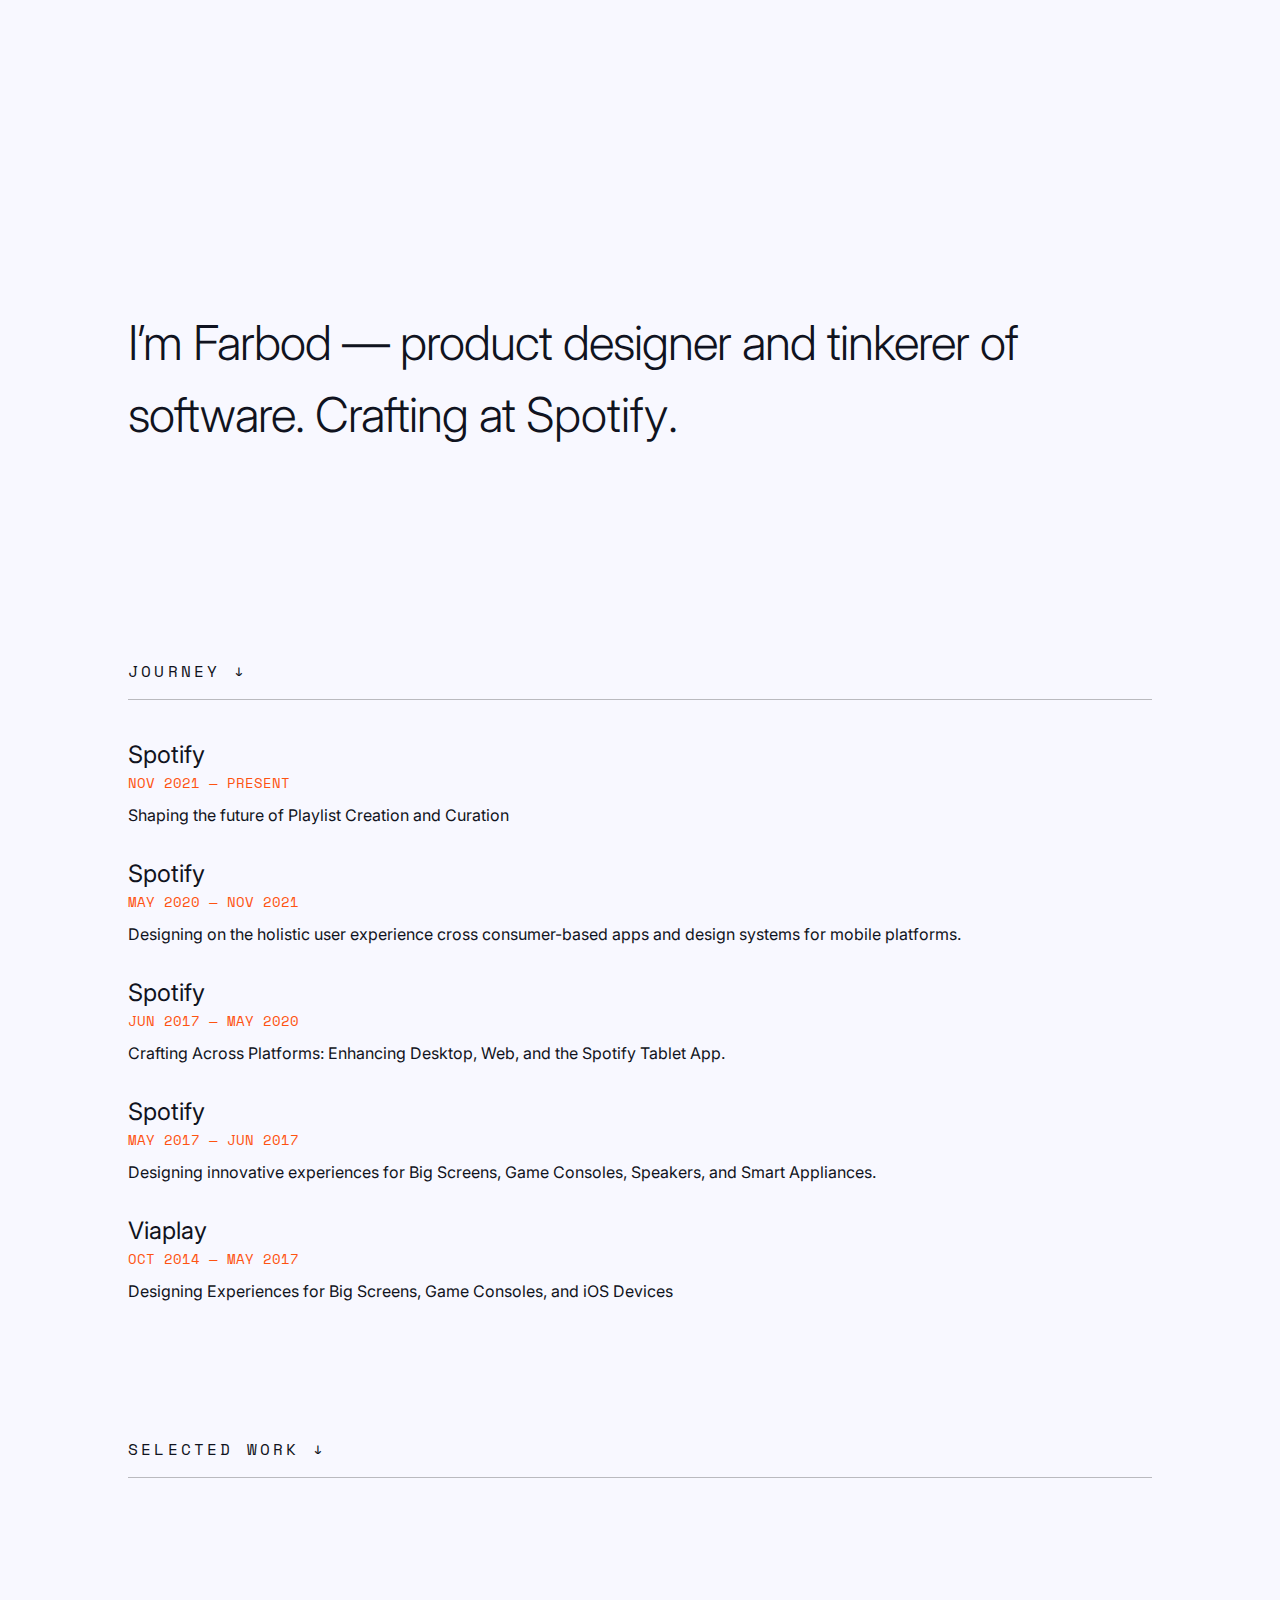
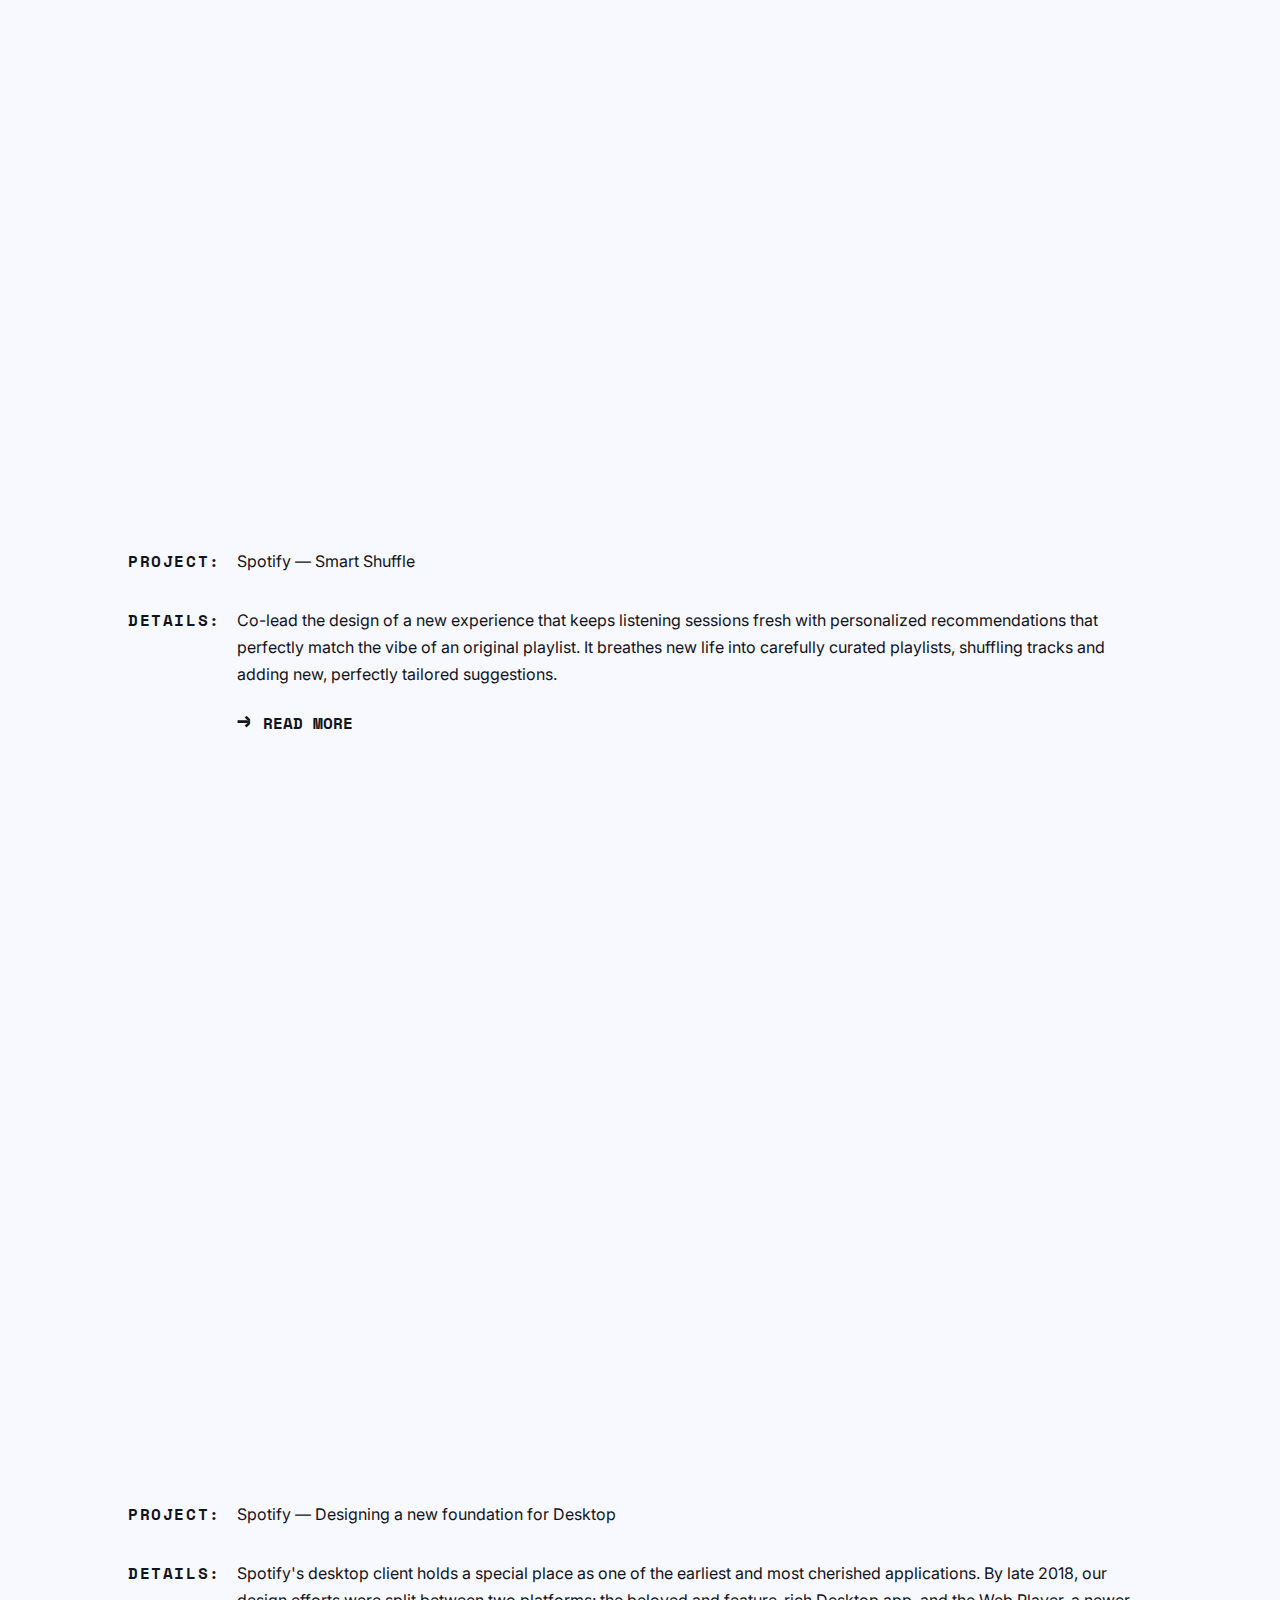
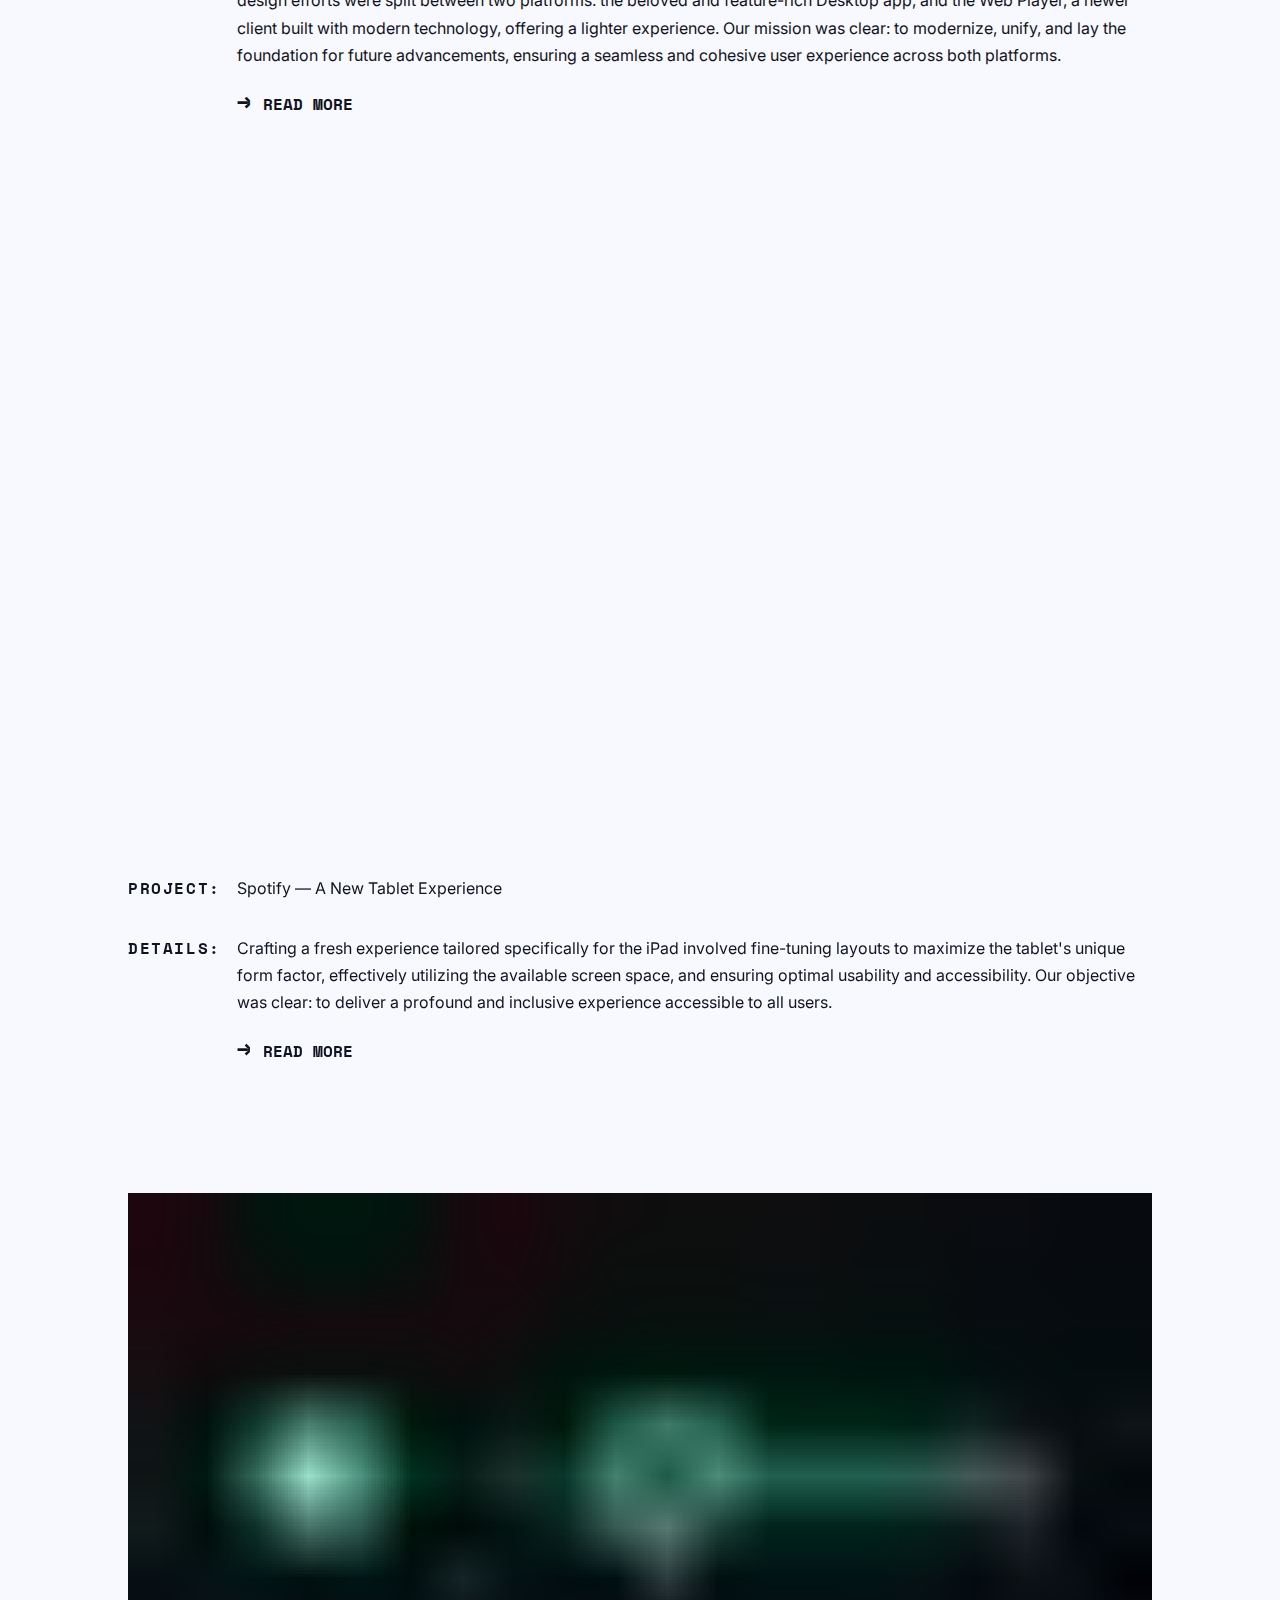
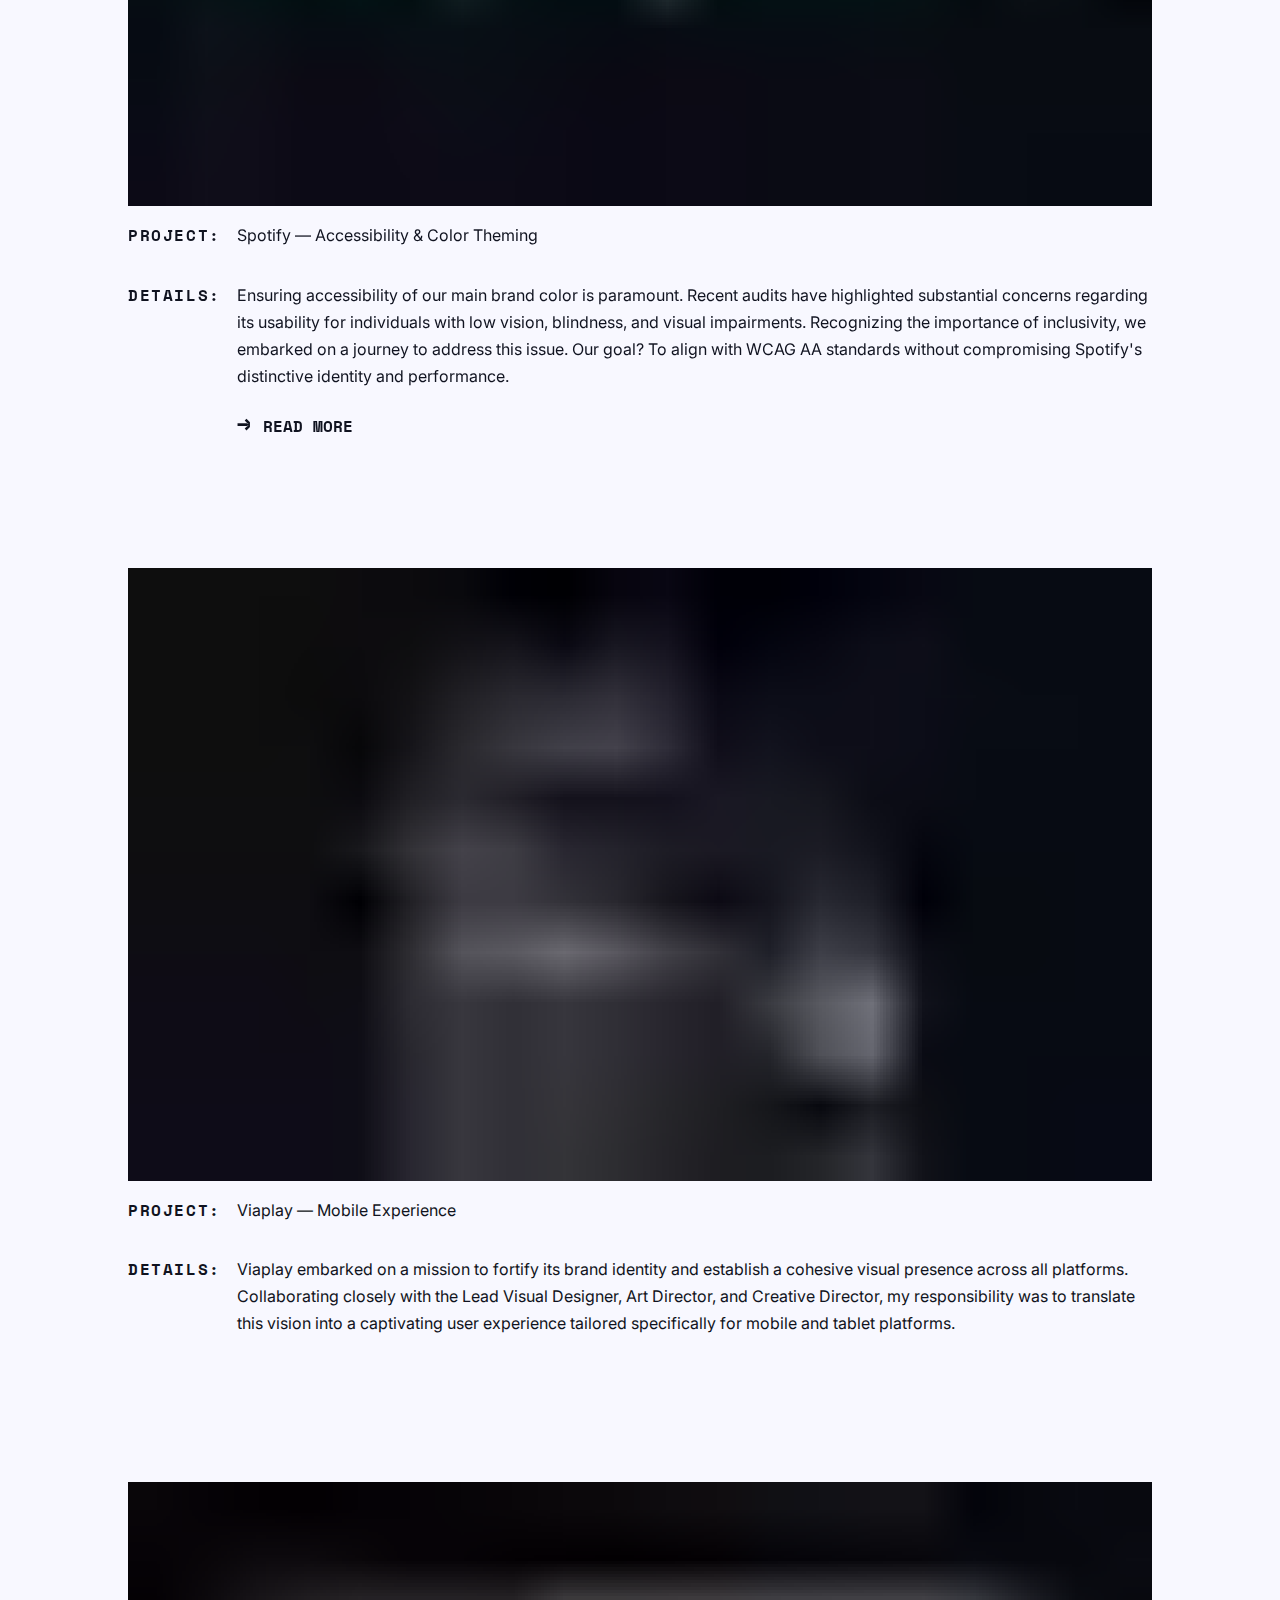
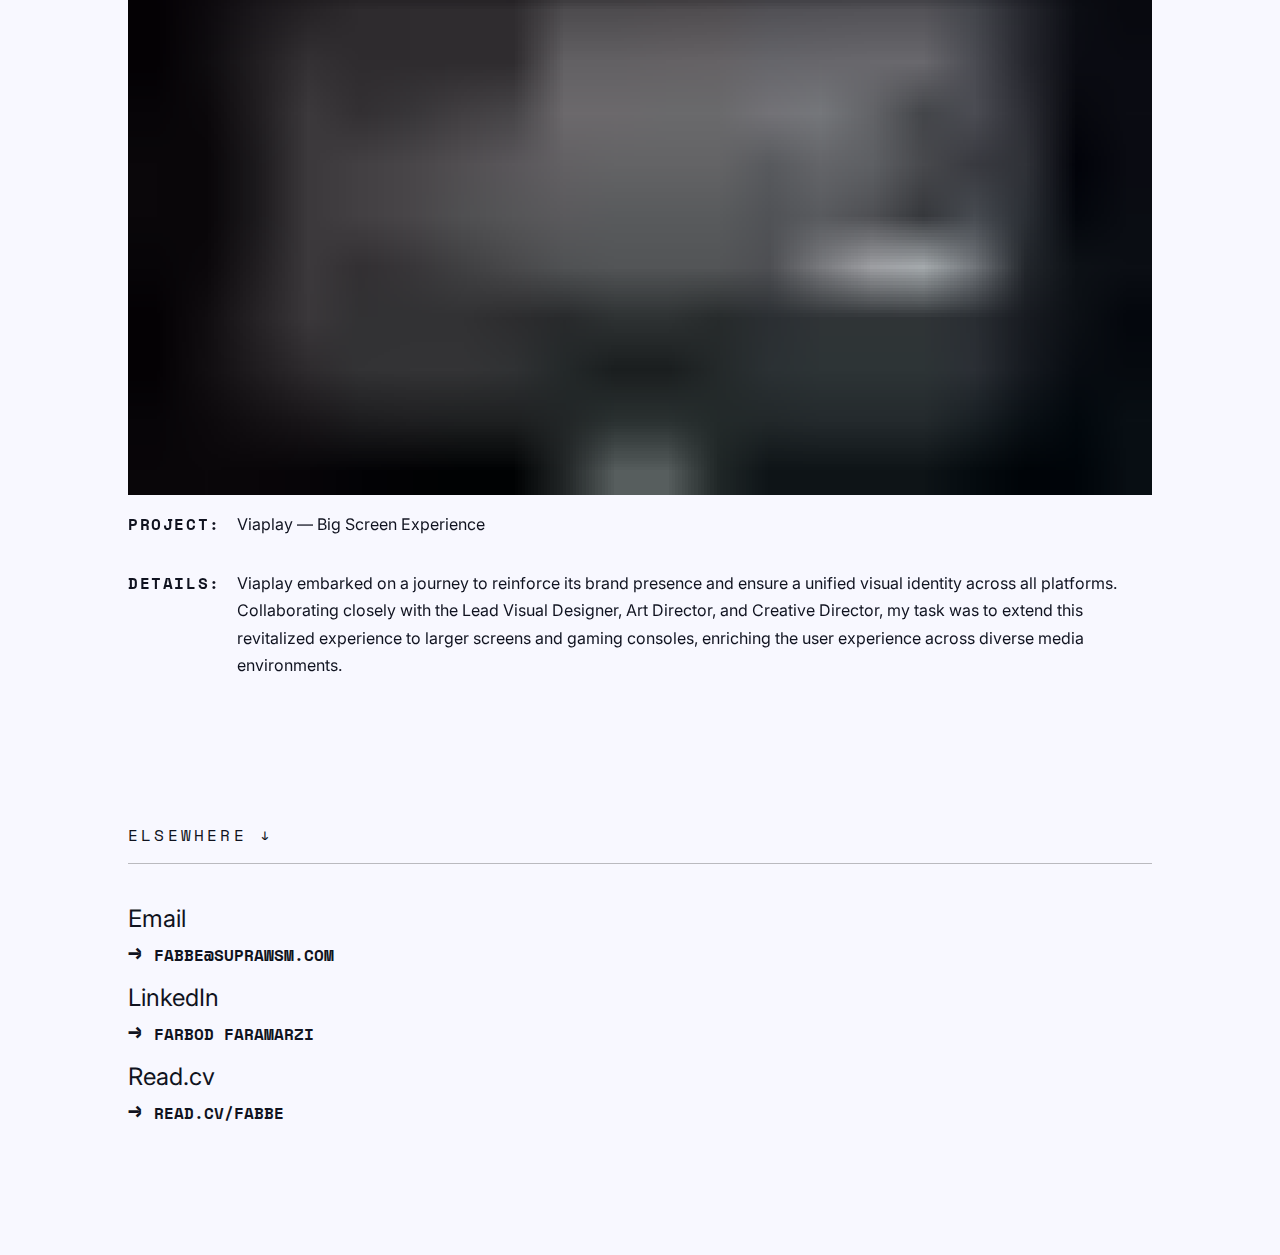
<file: index.html>
<!DOCTYPE html><html><head><meta charSet="utf-8"/><meta http-equiv="x-ua-compatible" content="ie=edge"/><meta name="viewport" content="width=device-width, initial-scale=1, shrink-to-fit=no"/><meta name="generator" content="Gatsby 5.13.3"/><meta data-react-helmet="true" name="title" content="Product Designer • Farbod Faramarzi"/><meta data-react-helmet="true" name="description" content="Product Designer • Farbod Faramarzi"/><meta data-react-helmet="true" property="og:type" content="website"/><meta data-react-helmet="true" property="og:url" content="https://fabbe.lol/"/><meta data-react-helmet="true" property="og:title" content="Product Designer • Farbod Faramarzi"/><meta data-react-helmet="true" property="og:description" content="Product Designer • Farbod Faramarzi"/><meta data-react-helmet="true" property="twitter:card" content="summary_large_image"/><meta data-react-helmet="true" property="twitter:url" content="https://fabbe.lol/"/><meta data-react-helmet="true" property="twitter:title" content="Farbod Faramarzi"/><meta data-react-helmet="true" property="twitter:description" content="Product Designer • Farbod Faramarzi"/><style data-href="/styles.fb17f3ef3a7c04d03847.css" data-identity="gatsby-global-css">@import url(https://fonts.googleapis.com/css2?family=Inter:wght@100..900&display=swap);@import url(https://fonts.googleapis.com/css2?family=Space+Mono:wght@400;700&display=swap);.experienceItem-module--econtainer--f9136{margin-bottom:32px;text-align:left}.experienceItem-module--econtainer--f9136 h1{font-size:24px;font-weight:400}.experienceItem-module--econtainer--f9136 .experienceItem-module--date--5ede9{color:#fe5311;font-family:Space Mono,monospace!important;font-size:14px;line-height:8px;margin-top:0;padding-top:10px;text-transform:uppercase}.experienceItem-module--econtainer--f9136 .experienceItem-module--desc--73756{font-size:16px;line-height:24px;margin-bottom:20px}*{color:#101320;font-family:Inter,sans-serif;letter-spacing:0;margin:0;padding:0;text-decoration:none}body,html{min-height:100%}body{background-color:#f8f8ff}p{line-height:1.5em;margin:16px auto}.layout{grid-gap:30px;align-items:start;display:grid;grid-template-columns:repeat(auto-fit,minmax(320px,1024px));justify-content:center;justify-items:center;padding:8% 0 0;text-align:center}section:first-of-type{padding-bottom:24px;padding-top:16%}section{padding-top:10%}a:hover{color:#1ed760;transition:all .3s ease 0s}@media (min-width:320px) and (max-width:480px){body,html{padding:24px}h1{font-size:32px}}@media (min-width:768px){body,html{padding:24px}}.sectionTitle-module--title--2eed4{margin-bottom:40px}.sectionTitle-module--title--2eed4 h3{font-family:Space Mono,monospace;font-size:16px;font-weight:200;letter-spacing:.2em;padding-bottom:16px;text-align:left;text-transform:uppercase}.sectionTitle-module--title--2eed4 hr{background-color:rgba(0,0,0,.25);border:none;color:#212121;height:1px}.project-module--work--ea568{margin-bottom:128px;width:100%}.project-module--work--ea568 h2{font-weight:400;margin:16px auto;text-align:left}.project-module--work--ea568 p{word-wrap:break-word;line-height:1.7em;margin:16px auto;text-align:left}.project-module--work--ea568 img{height:auto;margin-bottom:24px;width:100%}.project-module--work--ea568 a{font-family:Space Mono,monospace!important;font-style:normal;font-weight:700;text-align:left;text-transform:uppercase}.project-module--work--ea568 a:before{content:"→ ";font-size:22px}.project-module--work--ea568 a:hover{color:#fe5311}.project-module--company--922bf{font-weight:500}@media (min-width:320px) and (max-width:480px){.project-module--work--ea568{margin-bottom:64px}}.caseRowDescription-module--info--c7dd0{align-content:flex-start;align-items:flex-start;display:flex;flex:none;flex-direction:row;flex-wrap:nowrap;gap:16px;height:-webkit-min-content;height:min-content;justify-content:flex-start;overflow:hidden;padding:0;position:relative;width:100%}.caseRowDescription-module--work--c7e0e .caseRowDescription-module--title--2d8b5 p{font-family:Space Mono;font-weight:600;letter-spacing:.1em;text-transform:uppercase}.caseRowDescription-module--work--c7e0e .caseRowDescription-module--description--6bff7{text-align:left}@media (min-width:320px) and (max-width:480px){.caseRowDescription-module--info--c7dd0{display:block}}.home-module--header--caa3a{text-align:center}.home-module--title--617a4{font-size:48px;font-weight:300;letter-spacing:-1px;line-height:72px;text-align:left}.home-module--header--caa3a h3{font-size:10px}.home-module--journey--30015{padding-top:18%}@media (min-width:320px) and (max-width:480px){.home-module--title--617a4{font-size:32px;line-height:56px}}.footer-module--contact--01fe0{text-align:left}.footer-module--contact--01fe0 h1{font-size:24px;font-weight:400}.footer-module--contact--01fe0 a{font-family:Space Mono,monospace!important;font-style:normal;font-weight:700;text-align:left;text-transform:uppercase}.footer-module--contact--01fe0 a:before{content:"→ ";font-family:Space Mono,monospace!important;font-size:22px}.footer-module--contact--01fe0 a:hover{color:#fe5311}.footer-module--contactArea--2480f{margin-bottom:8%}.footer-module--contact--01fe0 p{margin-top:8px}</style><style>.gatsby-image-wrapper{position:relative;overflow:hidden}.gatsby-image-wrapper picture.object-fit-polyfill{position:static!important}.gatsby-image-wrapper img{bottom:0;height:100%;left:0;margin:0;max-width:none;padding:0;position:absolute;right:0;top:0;width:100%;object-fit:cover}.gatsby-image-wrapper [data-main-image]{opacity:0;transform:translateZ(0);transition:opacity .25s linear;will-change:opacity}.gatsby-image-wrapper-constrained{display:inline-block;vertical-align:top}</style><noscript><style>.gatsby-image-wrapper noscript [data-main-image]{opacity:1!important}.gatsby-image-wrapper [data-placeholder-image]{opacity:0!important}</style></noscript><script type="module">const e="undefined"!=typeof HTMLImageElement&&"loading"in HTMLImageElement.prototype;e&&document.body.addEventListener("load",(function(e){const t=e.target;if(void 0===t.dataset.mainImage)return;if(void 0===t.dataset.gatsbyImageSsr)return;let a=null,n=t;for(;null===a&&n;)void 0!==n.parentNode.dataset.gatsbyImageWrapper&&(a=n.parentNode),n=n.parentNode;const o=a.querySelector("[data-placeholder-image]"),r=new Image;r.src=t.currentSrc,r.decode().catch((()=>{})).then((()=>{t.style.opacity=1,o&&(o.style.opacity=0,o.style.transition="opacity 500ms linear")}))}),!0);</script><title data-react-helmet="true">Farbod Faramarzi</title><link rel="preconnect" href="https://www.googletagmanager.com"/><link rel="dns-prefetch" href="https://www.googletagmanager.com"/><script async="" src="https://www.googletagmanager.com/gtag/js?id=G-V08M2Z81B2"></script><script>
      
      
      if(true) {
        window.dataLayer = window.dataLayer || [];
        function gtag(){dataLayer.push(arguments);}
        gtag('js', new Date());

        gtag('config', 'G-V08M2Z81B2', {"send_page_view":false});
      }
      </script></head><body><div id="___gatsby"><div style="outline:none" tabindex="-1" id="gatsby-focus-wrapper"><div class="layout"><div class="content"><section><div class="home-module--header--caa3a"><h1 class="home-module--title--617a4">I’m Farbod — product designer and tinkerer of software. Crafting at <a target="_blank" rel="noopener noreferrer" href="http://spotify.design">Spotify</a>.</h1></div></section><section class="home-module--journey--30015"><div class="sectionTitle-module--title--2eed4"><h3>Journey ↓</h3><hr/></div><div><div class="experienceItem-module--econtainer--f9136"><h1>Spotify</h1><p class="experienceItem-module--date--5ede9">Nov 2021 — present</p><p class="experienceItem-module--desc--73756">Shaping the future of Playlist Creation and Curation</p></div></div><div><div class="experienceItem-module--econtainer--f9136"><h1>Spotify</h1><p class="experienceItem-module--date--5ede9">May 2020 — Nov 2021</p><p class="experienceItem-module--desc--73756">Designing on the holistic user experience cross consumer-based apps and design systems for mobile platforms.</p></div></div><div><div class="experienceItem-module--econtainer--f9136"><h1>Spotify</h1><p class="experienceItem-module--date--5ede9">Jun 2017 — May 2020</p><p class="experienceItem-module--desc--73756">Crafting Across Platforms: Enhancing Desktop, Web, and the Spotify Tablet App.</p></div></div><div><div class="experienceItem-module--econtainer--f9136"><h1>Spotify</h1><p class="experienceItem-module--date--5ede9">May 2017 — Jun 2017</p><p class="experienceItem-module--desc--73756">Designing innovative experiences for Big Screens, Game Consoles, Speakers, and Smart Appliances.</p></div></div><div><div class="experienceItem-module--econtainer--f9136"><h1>Viaplay</h1><p class="experienceItem-module--date--5ede9">Oct 2014 — May 2017</p><p class="experienceItem-module--desc--73756">Designing Experiences for Big Screens, Game Consoles, and iOS Devices</p></div></div></section><section><div class="sectionTitle-module--title--2eed4"><h3>Selected work ↓</h3><hr/></div><div class="project-module--work--ea568"><div data-gatsby-image-wrapper="" class="gatsby-image-wrapper gatsby-image-wrapper-constrained"><div style="max-width:3940px;display:block"><img alt="" role="presentation" aria-hidden="true" src="data:image/svg+xml;charset=utf-8,%3Csvg%20height=&#x27;2360&#x27;%20width=&#x27;3940&#x27;%20xmlns=&#x27;http://www.w3.org/2000/svg&#x27;%20version=&#x27;1.1&#x27;%3E%3C/svg%3E" style="max-width:100%;display:block;position:static"/></div><img aria-hidden="true" data-placeholder-image="" style="opacity:1;transition:opacity 500ms linear" decoding="async" src="[data-uri]" alt=""/><img data-gatsby-image-ssr="" data-main-image="" style="opacity:0" sizes="(min-width: 3940px) 3940px, 100vw" decoding="async" loading="lazy" data-src="/static/fc12564d545cb24532ce73eee59c4e97/520de/SpotifySmartShuffle.webp" data-srcset="/static/fc12564d545cb24532ce73eee59c4e97/e6084/SpotifySmartShuffle.webp 985w,/static/fc12564d545cb24532ce73eee59c4e97/0f416/SpotifySmartShuffle.webp 1970w,/static/fc12564d545cb24532ce73eee59c4e97/520de/SpotifySmartShuffle.webp 3940w" alt=""/><noscript><img data-gatsby-image-ssr="" data-main-image="" style="opacity:0" sizes="(min-width: 3940px) 3940px, 100vw" decoding="async" loading="lazy" src="/static/fc12564d545cb24532ce73eee59c4e97/520de/SpotifySmartShuffle.webp" srcSet="/static/fc12564d545cb24532ce73eee59c4e97/e6084/SpotifySmartShuffle.webp 985w,/static/fc12564d545cb24532ce73eee59c4e97/0f416/SpotifySmartShuffle.webp 1970w,/static/fc12564d545cb24532ce73eee59c4e97/520de/SpotifySmartShuffle.webp 3940w" alt=""/></noscript><script type="module">const t="undefined"!=typeof HTMLImageElement&&"loading"in HTMLImageElement.prototype;if(t){const t=document.querySelectorAll("img[data-main-image]");for(let e of t){e.dataset.src&&(e.setAttribute("src",e.dataset.src),e.removeAttribute("data-src")),e.dataset.srcset&&(e.setAttribute("srcset",e.dataset.srcset),e.removeAttribute("data-srcset"));const t=e.parentNode.querySelectorAll("source[data-srcset]");for(let e of t)e.setAttribute("srcset",e.dataset.srcset),e.removeAttribute("data-srcset");e.complete&&(e.style.opacity=1,e.parentNode.parentNode.querySelector("[data-placeholder-image]").style.opacity=0)}}</script></div><div><div class="caseRowDescription-module--work--c7e0e"><div class="caseRowDescription-module--info--c7dd0"><div class="caseRowDescription-module--title--2d8b5"><p class="caseRowDescription-module--title--2d8b5">Project:</p></div><div class="caseRowDescription-module--description--6bff7"><p>Spotify<!-- --> — <!-- -->Smart Shuffle</p></div></div><div class="caseRowDescription-module--info--c7dd0"><div class="caseRowDescription-module--title--2d8b5"><p class="caseRowDescription-module--title--2d8b5">Details:</p></div><div class="caseRowDescription-module--description--6bff7"><p>Co-lead the design of a new experience that keeps listening sessions fresh with personalized recommendations that perfectly match the vibe of an original playlist. It breathes new life into carefully curated playlists, shuffling tracks and adding new, perfectly tailored suggestions. </p><a target="_blank" rel="noopener noreferrer" href="https://newsroom.spotify.com/2023-03-08/smart-shuffle-new-life-spotify-playlists/">Read more</a></div></div></div></div></div><div class="project-module--work--ea568"><div data-gatsby-image-wrapper="" class="gatsby-image-wrapper gatsby-image-wrapper-constrained"><div style="max-width:2000px;display:block"><img alt="" role="presentation" aria-hidden="true" src="data:image/svg+xml;charset=utf-8,%3Csvg%20height=&#x27;1210&#x27;%20width=&#x27;2000&#x27;%20xmlns=&#x27;http://www.w3.org/2000/svg&#x27;%20version=&#x27;1.1&#x27;%3E%3C/svg%3E" style="max-width:100%;display:block;position:static"/></div><img aria-hidden="true" data-placeholder-image="" style="opacity:1;transition:opacity 500ms linear" decoding="async" src="[data-uri]" alt=""/><img data-gatsby-image-ssr="" data-main-image="" style="opacity:0" sizes="(min-width: 2000px) 2000px, 100vw" decoding="async" loading="lazy" data-src="/static/f374830fa475fd25cb61b4361d773fcb/17f1f/SpotifyDesktop.webp" data-srcset="/static/f374830fa475fd25cb61b4361d773fcb/d3cea/SpotifyDesktop.webp 500w,/static/f374830fa475fd25cb61b4361d773fcb/87dad/SpotifyDesktop.webp 1000w,/static/f374830fa475fd25cb61b4361d773fcb/17f1f/SpotifyDesktop.webp 2000w" alt=""/><noscript><img data-gatsby-image-ssr="" data-main-image="" style="opacity:0" sizes="(min-width: 2000px) 2000px, 100vw" decoding="async" loading="lazy" src="/static/f374830fa475fd25cb61b4361d773fcb/17f1f/SpotifyDesktop.webp" srcSet="/static/f374830fa475fd25cb61b4361d773fcb/d3cea/SpotifyDesktop.webp 500w,/static/f374830fa475fd25cb61b4361d773fcb/87dad/SpotifyDesktop.webp 1000w,/static/f374830fa475fd25cb61b4361d773fcb/17f1f/SpotifyDesktop.webp 2000w" alt=""/></noscript><script type="module">const t="undefined"!=typeof HTMLImageElement&&"loading"in HTMLImageElement.prototype;if(t){const t=document.querySelectorAll("img[data-main-image]");for(let e of t){e.dataset.src&&(e.setAttribute("src",e.dataset.src),e.removeAttribute("data-src")),e.dataset.srcset&&(e.setAttribute("srcset",e.dataset.srcset),e.removeAttribute("data-srcset"));const t=e.parentNode.querySelectorAll("source[data-srcset]");for(let e of t)e.setAttribute("srcset",e.dataset.srcset),e.removeAttribute("data-srcset");e.complete&&(e.style.opacity=1,e.parentNode.parentNode.querySelector("[data-placeholder-image]").style.opacity=0)}}</script></div><div><div class="caseRowDescription-module--work--c7e0e"><div class="caseRowDescription-module--info--c7dd0"><div class="caseRowDescription-module--title--2d8b5"><p class="caseRowDescription-module--title--2d8b5">Project:</p></div><div class="caseRowDescription-module--description--6bff7"><p>Spotify<!-- -->  — <!-- -->Designing a new foundation for Desktop</p></div></div><div class="caseRowDescription-module--info--c7dd0"><div class="caseRowDescription-module--title--2d8b5"><p class="caseRowDescription-module--title--2d8b5">Details:</p></div><div class="caseRowDescription-module--description--6bff7"><p>Spotify&#x27;s desktop client holds a special place as one of the earliest and most cherished applications. By late 2018, our design efforts were split between two platforms: the beloved and feature-rich Desktop app, and the Web Player, a newer client built with modern technology, offering a lighter experience. Our mission was clear: to modernize, unify, and lay the foundation for future advancements, ensuring a seamless and cohesive user experience across both platforms.</p><a target="_blank" rel="noopener noreferrer" href="https://spotify.design/article/designing-a-new-foundation-spotify-for-desktop">Read more</a></div></div></div></div></div><div class="project-module--work--ea568"><div data-gatsby-image-wrapper="" class="gatsby-image-wrapper gatsby-image-wrapper-constrained"><div style="max-width:3940px;display:block"><img alt="" role="presentation" aria-hidden="true" src="data:image/svg+xml;charset=utf-8,%3Csvg%20height=&#x27;2360&#x27;%20width=&#x27;3940&#x27;%20xmlns=&#x27;http://www.w3.org/2000/svg&#x27;%20version=&#x27;1.1&#x27;%3E%3C/svg%3E" style="max-width:100%;display:block;position:static"/></div><img aria-hidden="true" data-placeholder-image="" style="opacity:1;transition:opacity 500ms linear" decoding="async" src="[data-uri]" alt=""/><img data-gatsby-image-ssr="" data-main-image="" style="opacity:0" sizes="(min-width: 3940px) 3940px, 100vw" decoding="async" loading="lazy" data-src="/static/4ae85737bc26c06f5c03183c21ceddb7/520de/SpotifyTablet.webp" data-srcset="/static/4ae85737bc26c06f5c03183c21ceddb7/e6084/SpotifyTablet.webp 985w,/static/4ae85737bc26c06f5c03183c21ceddb7/0f416/SpotifyTablet.webp 1970w,/static/4ae85737bc26c06f5c03183c21ceddb7/520de/SpotifyTablet.webp 3940w" alt=""/><noscript><img data-gatsby-image-ssr="" data-main-image="" style="opacity:0" sizes="(min-width: 3940px) 3940px, 100vw" decoding="async" loading="lazy" src="/static/4ae85737bc26c06f5c03183c21ceddb7/520de/SpotifyTablet.webp" srcSet="/static/4ae85737bc26c06f5c03183c21ceddb7/e6084/SpotifyTablet.webp 985w,/static/4ae85737bc26c06f5c03183c21ceddb7/0f416/SpotifyTablet.webp 1970w,/static/4ae85737bc26c06f5c03183c21ceddb7/520de/SpotifyTablet.webp 3940w" alt=""/></noscript><script type="module">const t="undefined"!=typeof HTMLImageElement&&"loading"in HTMLImageElement.prototype;if(t){const t=document.querySelectorAll("img[data-main-image]");for(let e of t){e.dataset.src&&(e.setAttribute("src",e.dataset.src),e.removeAttribute("data-src")),e.dataset.srcset&&(e.setAttribute("srcset",e.dataset.srcset),e.removeAttribute("data-srcset"));const t=e.parentNode.querySelectorAll("source[data-srcset]");for(let e of t)e.setAttribute("srcset",e.dataset.srcset),e.removeAttribute("data-srcset");e.complete&&(e.style.opacity=1,e.parentNode.parentNode.querySelector("[data-placeholder-image]").style.opacity=0)}}</script></div><div><div class="caseRowDescription-module--work--c7e0e"><div class="caseRowDescription-module--info--c7dd0"><div class="caseRowDescription-module--title--2d8b5"><p class="caseRowDescription-module--title--2d8b5">Project:</p></div><div class="caseRowDescription-module--description--6bff7"><p>Spotify<!-- --> — <!-- -->A New Tablet Experience</p></div></div><div class="caseRowDescription-module--info--c7dd0"><div class="caseRowDescription-module--title--2d8b5"><p class="caseRowDescription-module--title--2d8b5">Details:</p></div><div class="caseRowDescription-module--description--6bff7"><p>Crafting a fresh experience tailored specifically for the iPad involved fine-tuning layouts to maximize the tablet&#x27;s unique form factor, effectively utilizing the available screen space, and ensuring optimal usability and accessibility. Our objective was clear: to deliver a profound and inclusive experience accessible to all users.</p><a target="_blank" rel="noopener noreferrer" href="https://spotify.design/article/a-new-experience-for-spotify-for-ipad">Read more</a></div></div></div></div></div><div class="project-module--work--ea568"><div data-gatsby-image-wrapper="" class="gatsby-image-wrapper gatsby-image-wrapper-constrained"><div style="max-width:3940px;display:block"><img alt="" role="presentation" aria-hidden="true" src="data:image/svg+xml;charset=utf-8,%3Csvg%20height=&#x27;2360&#x27;%20width=&#x27;3940&#x27;%20xmlns=&#x27;http://www.w3.org/2000/svg&#x27;%20version=&#x27;1.1&#x27;%3E%3C/svg%3E" style="max-width:100%;display:block;position:static"/></div><img aria-hidden="true" data-placeholder-image="" style="opacity:1;transition:opacity 500ms linear" decoding="async" src="[data-uri]" alt=""/><img data-gatsby-image-ssr="" data-main-image="" style="opacity:0" sizes="(min-width: 3940px) 3940px, 100vw" decoding="async" loading="lazy" data-src="/static/7ca1079085d2a44bb15785c4803ca66d/520de/SpotifyColor.webp" data-srcset="/static/7ca1079085d2a44bb15785c4803ca66d/e6084/SpotifyColor.webp 985w,/static/7ca1079085d2a44bb15785c4803ca66d/0f416/SpotifyColor.webp 1970w,/static/7ca1079085d2a44bb15785c4803ca66d/520de/SpotifyColor.webp 3940w" alt=""/><noscript><img data-gatsby-image-ssr="" data-main-image="" style="opacity:0" sizes="(min-width: 3940px) 3940px, 100vw" decoding="async" loading="lazy" src="/static/7ca1079085d2a44bb15785c4803ca66d/520de/SpotifyColor.webp" srcSet="/static/7ca1079085d2a44bb15785c4803ca66d/e6084/SpotifyColor.webp 985w,/static/7ca1079085d2a44bb15785c4803ca66d/0f416/SpotifyColor.webp 1970w,/static/7ca1079085d2a44bb15785c4803ca66d/520de/SpotifyColor.webp 3940w" alt=""/></noscript><script type="module">const t="undefined"!=typeof HTMLImageElement&&"loading"in HTMLImageElement.prototype;if(t){const t=document.querySelectorAll("img[data-main-image]");for(let e of t){e.dataset.src&&(e.setAttribute("src",e.dataset.src),e.removeAttribute("data-src")),e.dataset.srcset&&(e.setAttribute("srcset",e.dataset.srcset),e.removeAttribute("data-srcset"));const t=e.parentNode.querySelectorAll("source[data-srcset]");for(let e of t)e.setAttribute("srcset",e.dataset.srcset),e.removeAttribute("data-srcset");e.complete&&(e.style.opacity=1,e.parentNode.parentNode.querySelector("[data-placeholder-image]").style.opacity=0)}}</script></div><div><div class="caseRowDescription-module--work--c7e0e"><div class="caseRowDescription-module--info--c7dd0"><div class="caseRowDescription-module--title--2d8b5"><p class="caseRowDescription-module--title--2d8b5">Project:</p></div><div class="caseRowDescription-module--description--6bff7"><p>Spotify<!-- --> — <!-- -->Accessibility &amp; Color Theming</p></div></div><div class="caseRowDescription-module--info--c7dd0"><div class="caseRowDescription-module--title--2d8b5"><p class="caseRowDescription-module--title--2d8b5">Details:</p></div><div class="caseRowDescription-module--description--6bff7"><p>Ensuring accessibility of our main brand color is paramount. Recent audits have highlighted substantial concerns regarding its usability for individuals with low vision, blindness, and visual impairments. Recognizing the importance of inclusivity, we embarked on a journey to address this issue. Our goal? To align with WCAG AA standards without compromising Spotify&#x27;s distinctive identity and performance.</p><a target="_blank" rel="noopener noreferrer" href="https://spotify.design/article/better-in-black-rethinking-our-most-important-buttons">Read more</a></div></div></div></div></div><div class="project-module--work--ea568"><div data-gatsby-image-wrapper="" class="gatsby-image-wrapper gatsby-image-wrapper-constrained"><div style="max-width:3940px;display:block"><img alt="" role="presentation" aria-hidden="true" src="data:image/svg+xml;charset=utf-8,%3Csvg%20height=&#x27;2360&#x27;%20width=&#x27;3940&#x27;%20xmlns=&#x27;http://www.w3.org/2000/svg&#x27;%20version=&#x27;1.1&#x27;%3E%3C/svg%3E" style="max-width:100%;display:block;position:static"/></div><img aria-hidden="true" data-placeholder-image="" style="opacity:1;transition:opacity 500ms linear" decoding="async" src="[data-uri]" alt=""/><img data-gatsby-image-ssr="" data-main-image="" style="opacity:0" sizes="(min-width: 3940px) 3940px, 100vw" decoding="async" loading="lazy" data-src="/static/805c3606abb5ce4f2a4dfb73eec27d55/520de/ViaplayMobile.webp" data-srcset="/static/805c3606abb5ce4f2a4dfb73eec27d55/e6084/ViaplayMobile.webp 985w,/static/805c3606abb5ce4f2a4dfb73eec27d55/0f416/ViaplayMobile.webp 1970w,/static/805c3606abb5ce4f2a4dfb73eec27d55/520de/ViaplayMobile.webp 3940w" alt=""/><noscript><img data-gatsby-image-ssr="" data-main-image="" style="opacity:0" sizes="(min-width: 3940px) 3940px, 100vw" decoding="async" loading="lazy" src="/static/805c3606abb5ce4f2a4dfb73eec27d55/520de/ViaplayMobile.webp" srcSet="/static/805c3606abb5ce4f2a4dfb73eec27d55/e6084/ViaplayMobile.webp 985w,/static/805c3606abb5ce4f2a4dfb73eec27d55/0f416/ViaplayMobile.webp 1970w,/static/805c3606abb5ce4f2a4dfb73eec27d55/520de/ViaplayMobile.webp 3940w" alt=""/></noscript><script type="module">const t="undefined"!=typeof HTMLImageElement&&"loading"in HTMLImageElement.prototype;if(t){const t=document.querySelectorAll("img[data-main-image]");for(let e of t){e.dataset.src&&(e.setAttribute("src",e.dataset.src),e.removeAttribute("data-src")),e.dataset.srcset&&(e.setAttribute("srcset",e.dataset.srcset),e.removeAttribute("data-srcset"));const t=e.parentNode.querySelectorAll("source[data-srcset]");for(let e of t)e.setAttribute("srcset",e.dataset.srcset),e.removeAttribute("data-srcset");e.complete&&(e.style.opacity=1,e.parentNode.parentNode.querySelector("[data-placeholder-image]").style.opacity=0)}}</script></div><div><div class="caseRowDescription-module--work--c7e0e"><div class="caseRowDescription-module--info--c7dd0"><div class="caseRowDescription-module--title--2d8b5"><p class="caseRowDescription-module--title--2d8b5">Project:</p></div><div class="caseRowDescription-module--description--6bff7"><p>Viaplay<!-- --> — <!-- -->Mobile Experience</p></div></div><div class="caseRowDescription-module--info--c7dd0"><div class="caseRowDescription-module--title--2d8b5"><p class="caseRowDescription-module--title--2d8b5">Details:</p></div><div class="caseRowDescription-module--description--6bff7"><p>Viaplay embarked on a mission to fortify its brand identity and establish a cohesive visual presence across all platforms. Collaborating closely with the Lead Visual Designer, Art Director, and Creative Director, my responsibility was to translate this vision into a captivating user experience tailored specifically for mobile and tablet platforms.</p></div></div></div></div></div><div class="project-module--work--ea568"><div data-gatsby-image-wrapper="" class="gatsby-image-wrapper gatsby-image-wrapper-constrained"><div style="max-width:3940px;display:block"><img alt="" role="presentation" aria-hidden="true" src="data:image/svg+xml;charset=utf-8,%3Csvg%20height=&#x27;2360&#x27;%20width=&#x27;3940&#x27;%20xmlns=&#x27;http://www.w3.org/2000/svg&#x27;%20version=&#x27;1.1&#x27;%3E%3C/svg%3E" style="max-width:100%;display:block;position:static"/></div><img aria-hidden="true" data-placeholder-image="" style="opacity:1;transition:opacity 500ms linear" decoding="async" src="[data-uri]" alt=""/><img data-gatsby-image-ssr="" data-main-image="" style="opacity:0" sizes="(min-width: 3940px) 3940px, 100vw" decoding="async" loading="lazy" data-src="/static/0c7e793ca86d292d120fb31055f8394e/520de/ViaplayTV.webp" data-srcset="/static/0c7e793ca86d292d120fb31055f8394e/e6084/ViaplayTV.webp 985w,/static/0c7e793ca86d292d120fb31055f8394e/0f416/ViaplayTV.webp 1970w,/static/0c7e793ca86d292d120fb31055f8394e/520de/ViaplayTV.webp 3940w" alt=""/><noscript><img data-gatsby-image-ssr="" data-main-image="" style="opacity:0" sizes="(min-width: 3940px) 3940px, 100vw" decoding="async" loading="lazy" src="/static/0c7e793ca86d292d120fb31055f8394e/520de/ViaplayTV.webp" srcSet="/static/0c7e793ca86d292d120fb31055f8394e/e6084/ViaplayTV.webp 985w,/static/0c7e793ca86d292d120fb31055f8394e/0f416/ViaplayTV.webp 1970w,/static/0c7e793ca86d292d120fb31055f8394e/520de/ViaplayTV.webp 3940w" alt=""/></noscript><script type="module">const t="undefined"!=typeof HTMLImageElement&&"loading"in HTMLImageElement.prototype;if(t){const t=document.querySelectorAll("img[data-main-image]");for(let e of t){e.dataset.src&&(e.setAttribute("src",e.dataset.src),e.removeAttribute("data-src")),e.dataset.srcset&&(e.setAttribute("srcset",e.dataset.srcset),e.removeAttribute("data-srcset"));const t=e.parentNode.querySelectorAll("source[data-srcset]");for(let e of t)e.setAttribute("srcset",e.dataset.srcset),e.removeAttribute("data-srcset");e.complete&&(e.style.opacity=1,e.parentNode.parentNode.querySelector("[data-placeholder-image]").style.opacity=0)}}</script></div><div><div class="caseRowDescription-module--work--c7e0e"><div class="caseRowDescription-module--info--c7dd0"><div class="caseRowDescription-module--title--2d8b5"><p class="caseRowDescription-module--title--2d8b5">Project:</p></div><div class="caseRowDescription-module--description--6bff7"><p>Viaplay<!-- --> — <!-- -->Big Screen Experience</p></div></div><div class="caseRowDescription-module--info--c7dd0"><div class="caseRowDescription-module--title--2d8b5"><p class="caseRowDescription-module--title--2d8b5">Details:</p></div><div class="caseRowDescription-module--description--6bff7"><p>Viaplay embarked on a journey to reinforce its brand presence and ensure a unified visual identity across all platforms. Collaborating closely with the Lead Visual Designer, Art Director, and Creative Director, my task was to extend this revitalized experience to larger screens and gaming consoles, enriching the user experience across diverse media environments.</p></div></div></div></div></div></section><footer><div class="sectionTitle-module--title--2eed4"><h3>Elsewhere ↓</h3><hr/></div><div class="footer-module--contactArea--2480f"><div class="footer-module--contact--01fe0"><h1>Email</h1><p><a target="_blank" rel="noopener noreferrer" href="mailto:fabbe@suprawsm.com">fabbe@suprawsm.com</a></p></div><div class="footer-module--contact--01fe0"><h1>LinkedIn</h1><p><a target="_blank" rel="noopener noreferrer" href="https://www.linkedin.com/in/farbodfaramarzi/">Farbod Faramarzi</a></p></div><div class="footer-module--contact--01fe0"><h1>Read.cv</h1><p><a target="_blank" rel="noopener noreferrer" href="https://www.read.cv/fabbe">read.cv/fabbe</a></p></div></div></footer></div></div></div><div id="gatsby-announcer" style="position:absolute;top:0;width:1px;height:1px;padding:0;overflow:hidden;clip:rect(0, 0, 0, 0);white-space:nowrap;border:0" aria-live="assertive" aria-atomic="true"></div></div><script id="gatsby-script-loader">/*<![CDATA[*/window.pagePath="/";/*]]>*/</script><!-- slice-start id="_gatsby-scripts-1" -->
          <script
            id="gatsby-chunk-mapping"
          >
            window.___chunkMapping="{\"app\":[\"/app-48d0403e67131d25d5a9.js\"],\"component---src-pages-404-js\":[\"/component---src-pages-404-js-59506bf3390504b4e038.js\"],\"component---src-pages-index-js\":[\"/component---src-pages-index-js-a73fdf4375816de19a8d.js\"],\"component---src-pages-projects-index-js\":[\"/component---src-pages-projects-index-js-4ff69ab39f4bd1d175ae.js\"]}";
          </script>
        <script>window.___webpackCompilationHash="538bf5a9a3a2ff6c9b14";</script><script src="/webpack-runtime-8a6550d9055664515090.js" async></script><script src="/framework-5647f795924d6e176e7c.js" async></script><script src="/app-48d0403e67131d25d5a9.js" async></script><!-- slice-end id="_gatsby-scripts-1" --></body></html>
</file>
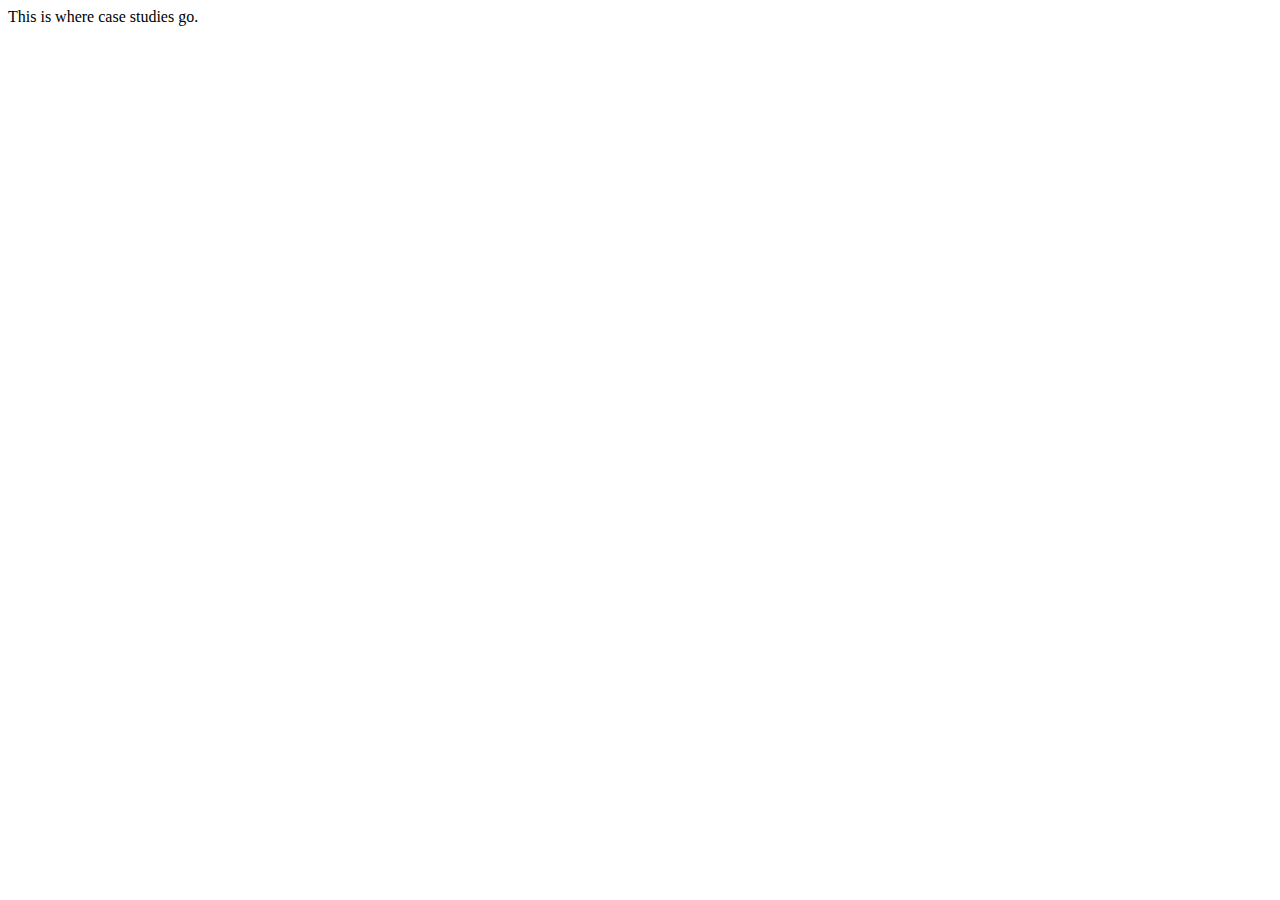
<file: projects/index.html>
<!DOCTYPE html><html><head><meta charSet="utf-8"/><meta http-equiv="x-ua-compatible" content="ie=edge"/><meta name="viewport" content="width=device-width, initial-scale=1, shrink-to-fit=no"/><meta name="generator" content="Gatsby 5.13.3"/><style>.gatsby-image-wrapper{position:relative;overflow:hidden}.gatsby-image-wrapper picture.object-fit-polyfill{position:static!important}.gatsby-image-wrapper img{bottom:0;height:100%;left:0;margin:0;max-width:none;padding:0;position:absolute;right:0;top:0;width:100%;object-fit:cover}.gatsby-image-wrapper [data-main-image]{opacity:0;transform:translateZ(0);transition:opacity .25s linear;will-change:opacity}.gatsby-image-wrapper-constrained{display:inline-block;vertical-align:top}</style><noscript><style>.gatsby-image-wrapper noscript [data-main-image]{opacity:1!important}.gatsby-image-wrapper [data-placeholder-image]{opacity:0!important}</style></noscript><script type="module">const e="undefined"!=typeof HTMLImageElement&&"loading"in HTMLImageElement.prototype;e&&document.body.addEventListener("load",(function(e){const t=e.target;if(void 0===t.dataset.mainImage)return;if(void 0===t.dataset.gatsbyImageSsr)return;let a=null,n=t;for(;null===a&&n;)void 0!==n.parentNode.dataset.gatsbyImageWrapper&&(a=n.parentNode),n=n.parentNode;const o=a.querySelector("[data-placeholder-image]"),r=new Image;r.src=t.currentSrc,r.decode().catch((()=>{})).then((()=>{t.style.opacity=1,o&&(o.style.opacity=0,o.style.transition="opacity 500ms linear")}))}),!0);</script><link rel="preconnect" href="https://www.googletagmanager.com"/><link rel="dns-prefetch" href="https://www.googletagmanager.com"/><script async="" src="https://www.googletagmanager.com/gtag/js?id=G-V08M2Z81B2"></script><script>
      
      
      if(true) {
        window.dataLayer = window.dataLayer || [];
        function gtag(){dataLayer.push(arguments);}
        gtag('js', new Date());

        gtag('config', 'G-V08M2Z81B2', {"send_page_view":false});
      }
      </script></head><body><div id="___gatsby"><div style="outline:none" tabindex="-1" id="gatsby-focus-wrapper"><div>This is where case studies go.</div></div><div id="gatsby-announcer" style="position:absolute;top:0;width:1px;height:1px;padding:0;overflow:hidden;clip:rect(0, 0, 0, 0);white-space:nowrap;border:0" aria-live="assertive" aria-atomic="true"></div></div><script id="gatsby-script-loader">/*<![CDATA[*/window.pagePath="/projects/";/*]]>*/</script><!-- slice-start id="_gatsby-scripts-1" -->
          <script
            id="gatsby-chunk-mapping"
          >
            window.___chunkMapping="{\"app\":[\"/app-48d0403e67131d25d5a9.js\"],\"component---src-pages-404-js\":[\"/component---src-pages-404-js-59506bf3390504b4e038.js\"],\"component---src-pages-index-js\":[\"/component---src-pages-index-js-a73fdf4375816de19a8d.js\"],\"component---src-pages-projects-index-js\":[\"/component---src-pages-projects-index-js-4ff69ab39f4bd1d175ae.js\"]}";
          </script>
        <script>window.___webpackCompilationHash="538bf5a9a3a2ff6c9b14";</script><script src="/webpack-runtime-8a6550d9055664515090.js" async></script><script src="/framework-5647f795924d6e176e7c.js" async></script><script src="/app-48d0403e67131d25d5a9.js" async></script><!-- slice-end id="_gatsby-scripts-1" --></body></html>
</file>
